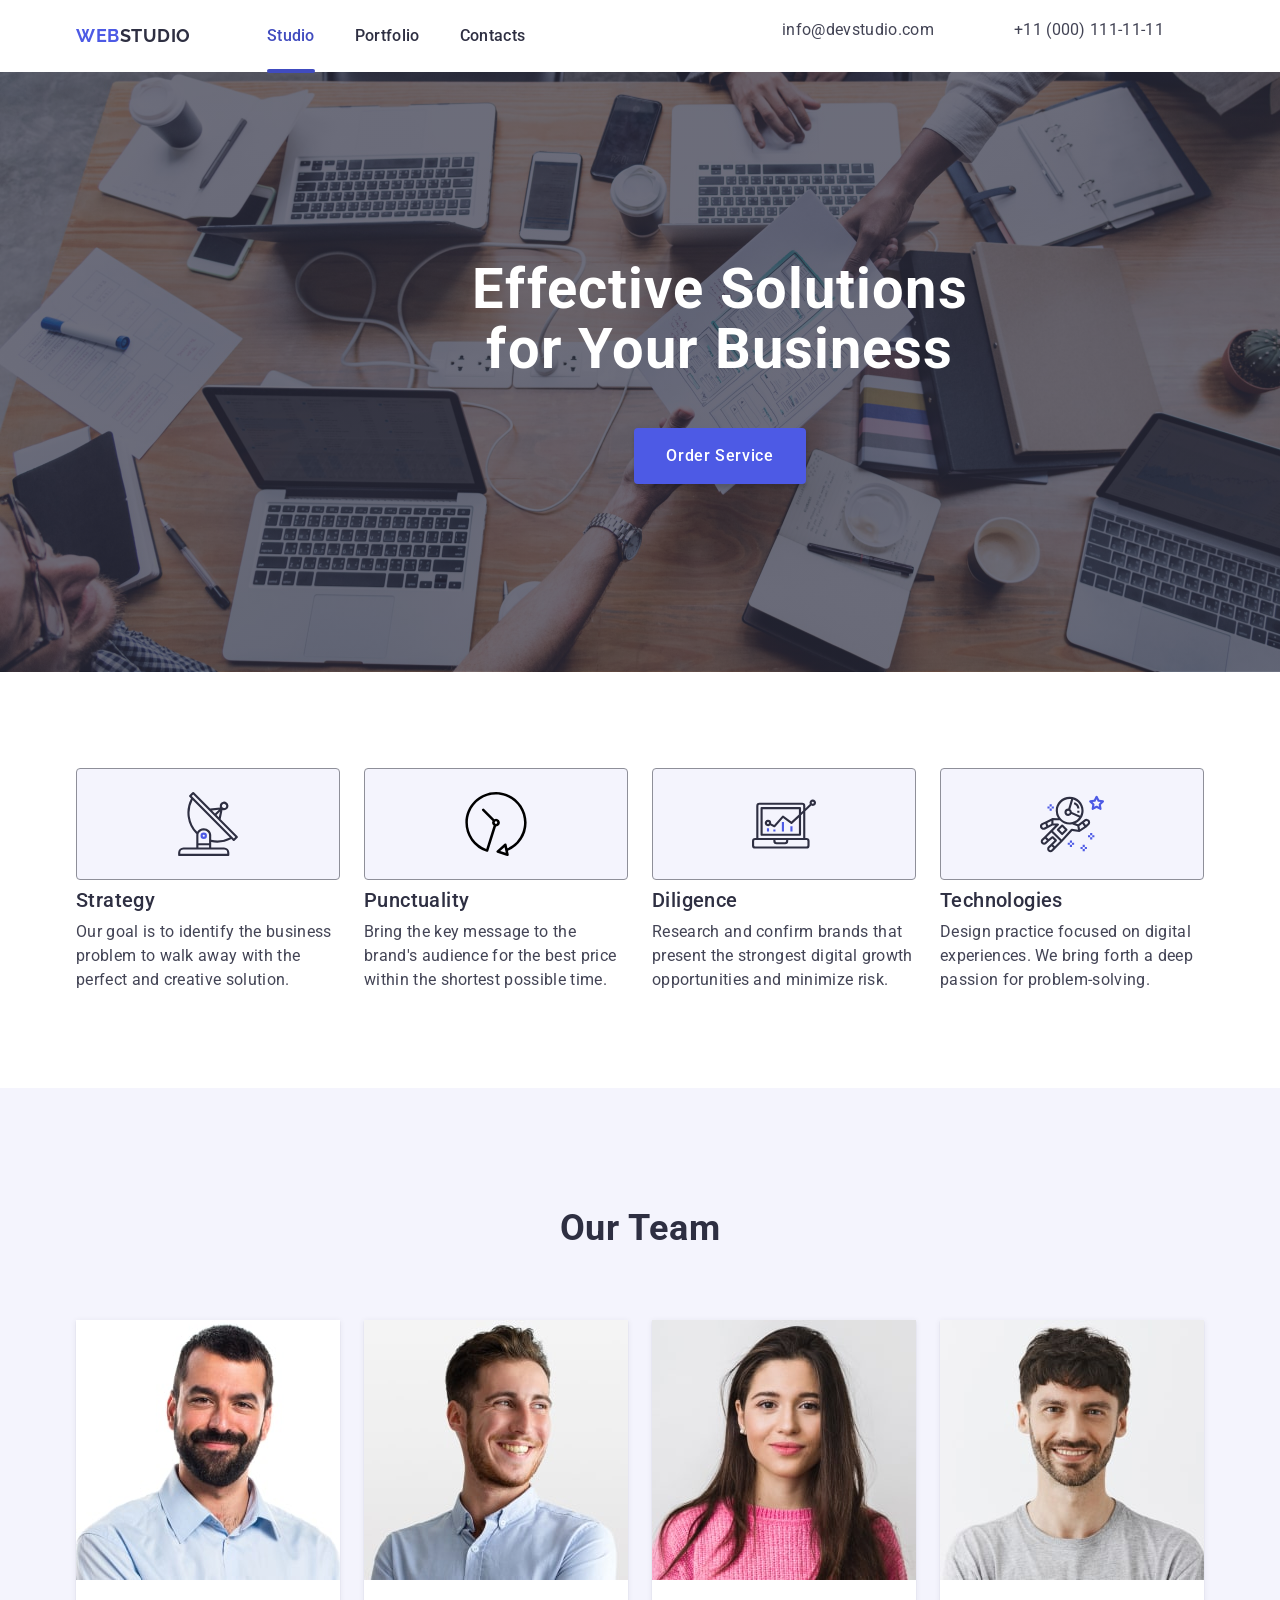
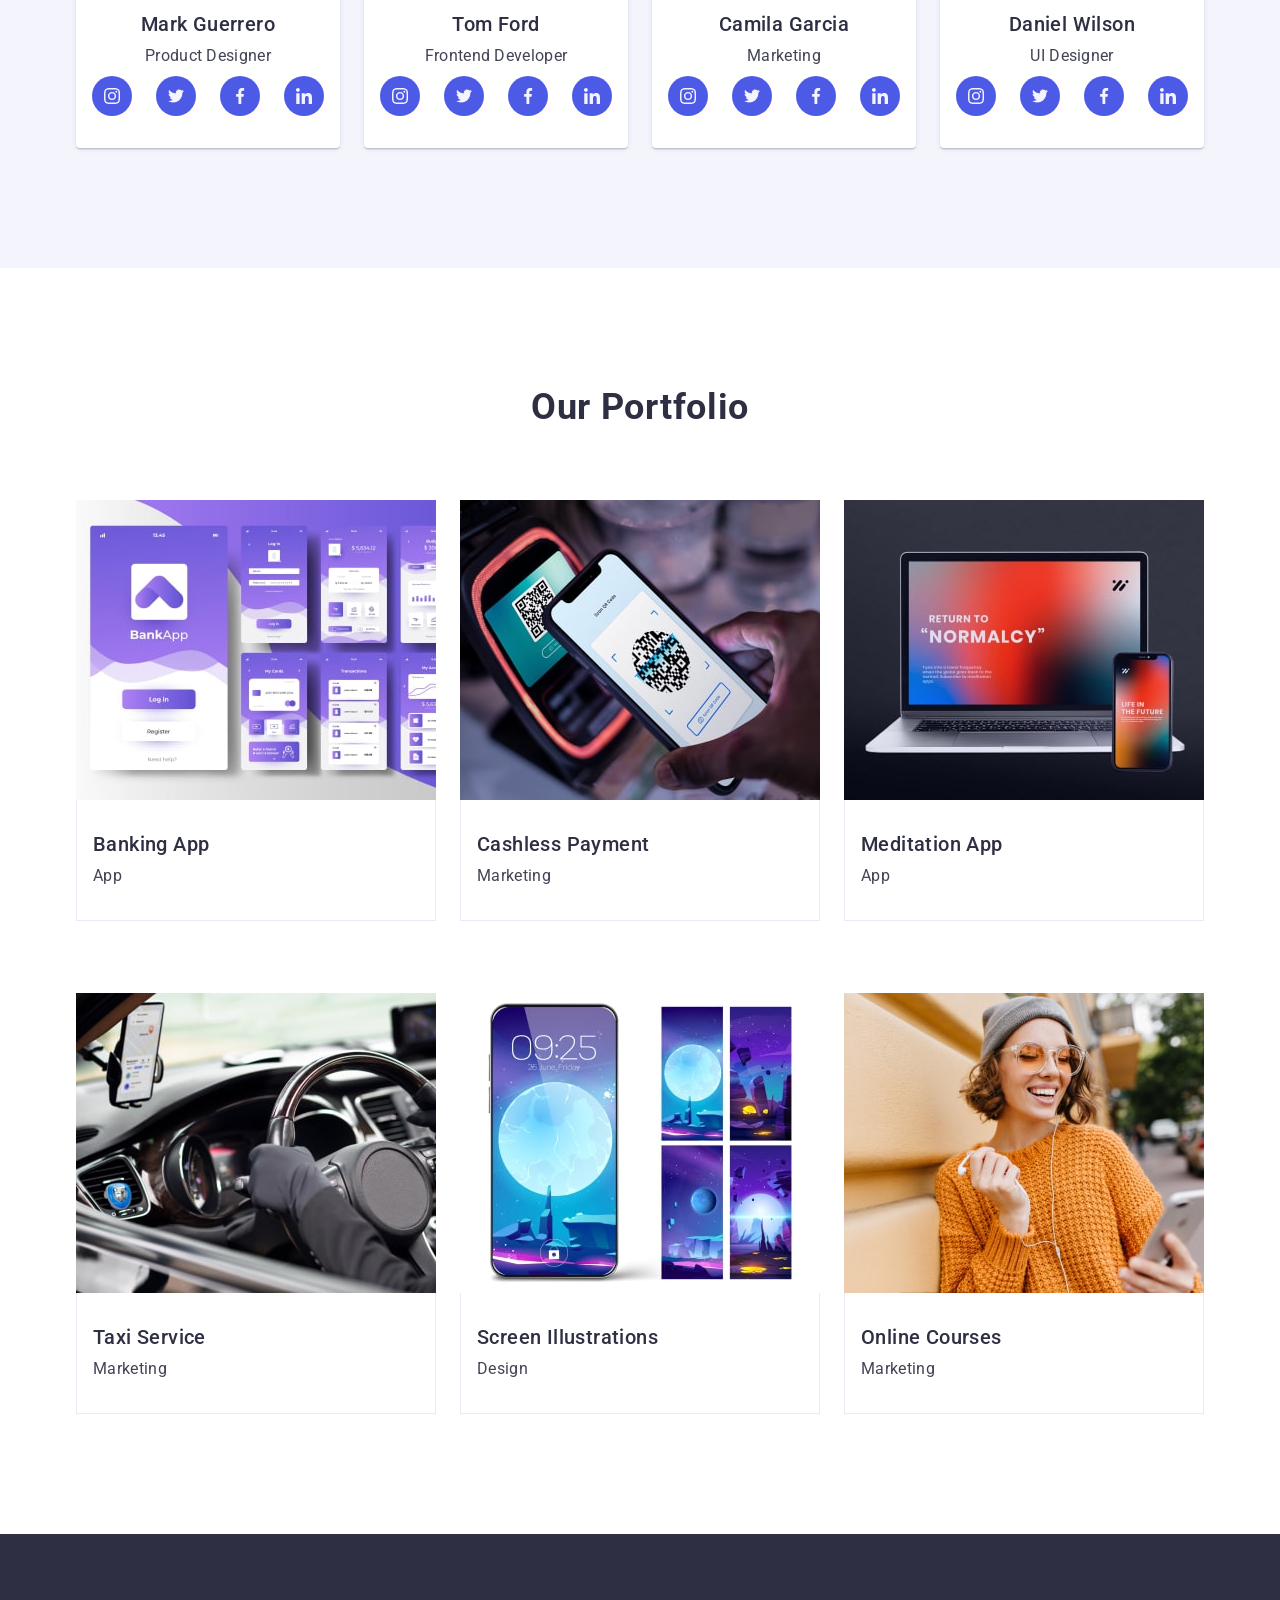
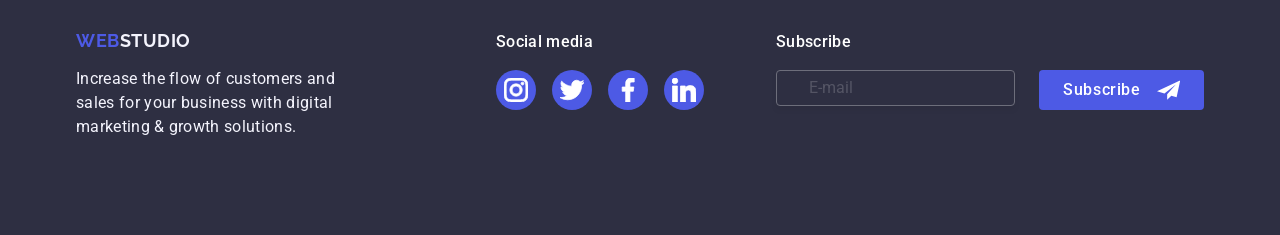
<file: index.html>
<!DOCTYPE html>
<html lang="en">
  <head>
    <meta charset="UTF-8" />
    <meta name="viewport" content="width=device-width, initial-scale=1" />
    <title>Document</title>
    <link rel="preconnect" href="https://fonts.googleapis.com" />
    <link rel="preconnect" href="https://fonts.gstatic.com" crossorigin />
    <link
      href="https://fonts.googleapis.com/css2?family=Raleway:wght@700&family=Roboto:wght@400;500;700&display=swap"
      rel="stylesheet"
    />
    <link
      rel="stylesheet"
      href="https://cdnjs.cloudflare.com/ajax/libs/modern-normalize/2.0.0/modern-normalize.min.css"
    />
    <link rel="stylesheet" href="./css/styles.css" />
  </head>
  <body>
    <!--====== HEADER ======-->
    <header class="page-header">
      <div class="container header-container">
        <nav class="page-navigation">
          <a class="page-logo" href="./index.html"
            >Web<span class="logo-part">Studio</span></a
          >

          <ul class="navigation-list">
            <li class="navigation-list-item">
              <a class="navigation-list-link current" href="./index.html"
                >Studio</a
              >
            </li>
            <li class="navigation-list-item">
              <a class="navigation-list-link" href="#portfolio">Portfolio</a>
            </li>
            <li class="navigation-list-item">
              <a class="navigation-list-link" href="#contacts">Contacts</a>
            </li>
          </ul>
        </nav>
        <address class="address">
          <ul class="address-list">
            <li class="address-list-item">
              <a class="address-link" href="mailto:info@devstudio.com"
                >info@devstudio.com</a
              >
            </li>
            <li class="address-list-item">
              <a class="address-link" href="tel:+110001111111"
                >+11 (000) 111-11-11</a
              >
            </li>
          </ul>
        </address>
        <button class="mobil-open-button" type="button">
          <svg class="mobile-open-button-icons" width="24px" height="24px">
            <use href="./images/icons.svg#icon-burgericons-solid_menu"></use>
          </svg>
        </button>
      </div>
    </header>
    <!-- ======HERO====== -->
    <main>
       <section class="hero ">
        <div class="container hero-container">
          <h1 class="main-title">Effective Solutions for Your Business</h1>
          <button class="button-top" type="button">Order Service</button>
        </div>
      </section>
      <!-- ======BENEFITS====== -->
       <section class="benefits">
        <div class="container benefits-container">
          <h2 class="visually-hidden">Benefits</h2>
          <ul class="benefits-list">
            <li class="benefits-list-item">
              <div class="im-icons">
                <svg class="benefits-icons" width="64" height="64">
                  <use href="./images/icons.svg#icon-antenna-1"></use>
                </svg>
              </div>
              <h3 class="benefits-list-title">Strategy</h3>
              <p class="benefits-list-text">
                Our goal is to identify the business problem to walk away with
                the perfect and creative solution.
              </p>
            </li>
            <li class="benefits-list-item">
              <div class="im-icons">
                <svg class="benefits-icons" width="64" height="64">
                  <use href="./images/icons.svg#icon-Vector"></use>
                </svg>
              </div>

              <h3 class="benefits-list-title">Punctuality</h3>
              <p class="benefits-list-text">
                Bring the key message to the brand's audience for the best price
                within the shortest possible time.
              </p>
            </li>
            <li class="benefits-list-item">
              <div class="im-icons">
                <svg class="benefits-icons" width="64" height="64">
                  <use href="./images/icons.svg#icon-diagram-1"></use>
                </svg>
              </div>
              <h3 class="benefits-list-title">Diligence</h3>
              <p class="benefits-list-text">
                Research and confirm brands that present the strongest digital
                growth opportunities and minimize risk.
              </p>
            </li>
            <li class="benefits-list-item">
              <div class="im-icons">
                <svg class="benefits-icons" width="64" height="64">
                  <use href="./images/icons.svg#icon-astronaut-1"></use>
                </svg>
              </div>
              <h3 class="benefits-list-title">Technologies</h3>
              <p class="benefits-list-text">
                Design practice focused on digital experiences. We bring forth a
                deep passion for problem-solving.
              </p>
            </li>
          </ul>
        </div>
      </section>
      <!-- ======OUR TEAM====== -->
      <section class="team-section">
        <div class="container team-container">
          <h2 class="team-section-title">Our Team</h2>
          <ul class="team-list">
            <li class="team-item iteam-box">
              <img
                class="team-card"
                srcset="./images/team-1@2x-min.jpg 2x, ./images/team-1-min.jpg 1x"
                src="./images/team-1-min.jpg"
                alt="mark guerrero avatar"
                width="264"
              />
              <div class="name-text-container">
                <h3 class="name-title">Mark Guerrero</h3>
                <p class="team-text">Product Designer</p>
                <ul class="social-list">
                  <li class="item-social-media-team">
                    <a
                      href="https://www.instagram.com/"
                      target="_blank"
                      class="social-list-link"
                    >
                      <svg class="icons-team-media" width="16" height="16">
                        <use href="./images/icons.svg#icon-instagram-2"></use>
                      </svg>
                    </a>
                  </li>
                  <li class="item-social-media-team">
                    <a
                      href="https://twitter.com/"
                      target="_blank"
                      class="social-list-link"
                    >
                      <svg class="icons-team-media" width="16" height="16">
                        <use href="./images/icons.svg#icon-twitter-1"></use>
                      </svg>
                    </a>
                  </li>
                  <li class="item-social-media-team">
                    <a
                      href="https://www.facebook.com/index.php/"
                      target="_blank"
                      class="social-list-link"
                    >
                      <svg class="icons-team-media" width="16" height="16">
                        <use href="./images/icons.svg#icon-facebook-1"></use>
                      </svg>
                    </a>
                  </li>
                  <li class="item-social-media-team">
                    <a
                      href="https://www.linkedin.com/"
                      target="_blank"
                      class="social-list-link"
                    >
                      <svg class="icons-team-media" width="16" height="16">
                        <use href="./images/icons.svg#icon-linkedin-1"></use>
                      </svg>
                    </a>
                  </li>
                </ul>
              </div>
            </li>
            <li class="team-item iteam-box">
              <img
                class="team-card"
                srcset="./images/team-2@2x-min.jpg 2x, ./images/team-2-1-min.jpg 1x"
                src="./images/team-2-1-min.jpg"
                alt="tom ford avatar"
                width="264"
              />
              <div class="name-text-container">
                <h3 class="name-title">Tom Ford</h3>
                <p class="team-text">Frontend Developer</p>
                <ul class="social-list">
                  <li class="item-social-media-team">
                    <a
                      href="https://www.instagram.com/"
                      target="_blank"
                      class="social-list-link"
                    >
                      <svg class="icons-team-media" width="16" height="16">
                        <use href="./images/icons.svg#icon-instagram-2"></use>
                      </svg>
                    </a>
                  </li>
                  <li class="item-social-media-team">
                    <a
                      href="https://twitter.com/"
                      target="_blank"
                      class="social-list-link"
                    >
                      <svg class="icons-team-media" width="16" height="16">
                        <use href="./images/icons.svg#icon-twitter-1"></use>
                      </svg>
                    </a>
                  </li>
                  <li class="item-social-media-team">
                    <a
                      href="https://www.facebook.com/index.php/"
                      target="_blank"
                      class="social-list-link"
                    >
                      <svg class="icons-team-media" width="16" height="16">
                        <use href="./images/icons.svg#icon-facebook-1"></use>
                      </svg>
                    </a>
                  </li>
                  <li class="item-social-media-team">
                    <a
                      href="https://www.linkedin.com/"
                      target="_blank"
                      class="social-list-link"
                    >
                      <svg class="icons-team-media" width="16" height="16">
                        <use href="./images/icons.svg#icon-linkedin-1"></use>
                      </svg>
                    </a>
                  </li>
                </ul>
              </div>
            </li>
            <li class="team-item iteam-box">
              <img
                class="team-card"
                srcset="./images/team-3@2x-min.jpg 2x, ./images/team-3-1-min.jpg 1x"
                src="./images/team-3-1-min.jpg"
                alt="camila garcia avatar"
                width="264"
              />
              <div class="name-text-container">
                <h3 class="name-title">Camila Garcia</h3>
                <p class="team-text">Marketing</p>
                <ul class="social-list">
                  <li class="item-social-media-team">
                    <a
                      href="https://www.instagram.com/"
                      target="_blank"
                      class="social-list-link"
                    >
                      <svg class="icons-team-media" width="16" height="16">
                        <use href="./images/icons.svg#icon-instagram-2"></use>
                      </svg>
                    </a>
                  </li>
                  <li class="item-social-media-team">
                    <a
                      href="https://twitter.com/"
                      target="_blank"
                      class="social-list-link"
                    >
                      <svg class="icons-team-media" width="16" height="16">
                        <use href="./images/icons.svg#icon-twitter-1"></use>
                      </svg>
                    </a>
                  </li>
                  <li class="item-social-media-team">
                    <a
                      href="https://www.facebook.com/index.php/"
                      target="_blank"
                      class="social-list-link"
                    >
                      <svg class="icons-team-media" width="16" height="16">
                        <use href="./images/icons.svg#icon-facebook-1"></use>
                      </svg>
                    </a>
                  </li>
                  <li class="item-social-media-team">
                    <a
                      href="https://www.linkedin.com/"
                      target="_blank"
                      class="social-list-link"
                    >
                      <svg class="icons-team-media" width="16" height="16">
                        <use href="./images/icons.svg#icon-linkedin-1"></use>
                      </svg>
                    </a>
                  </li>
                </ul>
              </div>
            </li>
            <li class="team-item iteam-box">
              <img
                class="team-card"
                srcset="./images/team-4-1-min.jpg 1x, ./images/team-4@2x-min.jpg 2x"
                src="./images/team-4-1-min.jpg"
                alt="daniel wilson avatar"
                width="264"
              />
              <div class="name-text-container">
                <h3 class="name-title">Daniel Wilson</h3>
                <p class="team-text">UI Designer</p>
                <ul class="social-list">
                  <li class="item-social-media-team">
                    <a
                      href="https://www.instagram.com/"
                      target="_blank"
                      class="social-list-link"
                    >
                      <svg class="icons-team-media" width="16" height="16">
                        <use href="./images/icons.svg#icon-instagram-2"></use>
                      </svg>
                    </a>
                  </li>
                  <li class="item-social-media-team">
                    <a
                      href="https://twitter.com/"
                      target="_blank"
                      class="social-list-link"
                    >
                      <svg class="icons-team-media" width="16" height="16">
                        <use href="./images/icons.svg#icon-twitter-1"></use>
                      </svg>
                    </a>
                  </li>
                  <li class="item-social-media-team">
                    <a
                      href="https://www.facebook.com/index.php/"
                      target="_blank"
                      class="social-list-link"
                    >
                      <svg class="icons-team-media" width="16" height="16">
                        <use href="./images/icons.svg#icon-facebook-1"></use>
                      </svg>
                    </a>
                  </li>
                  <li class="item-social-media-team">
                    <a
                      href="https://www.linkedin.com/"
                      target="_blank"
                      class="social-list-link"
                    >
                      <svg class="icons-team-media" width="16" height="16">
                        <use href="./images/icons.svg#icon-linkedin-1"></use>
                      </svg>
                    </a>
                  </li>
                </ul>
              </div>
            </li>
          </ul>
        </div>
      </section> 
      <!--====== OUR PORTFOLIO====== -->
       <section class="portfolio" id="portfolio">
        <div class="container portfolio-container">
          <h2 class="portfolio-title">Our Portfolio</h2>
          <ul class="portfolio-list">
            <li class="portfolio-item">
              <div class="overlay">
                <picture>
                  <source media="(min-width: 1158px )" srcset="./images/portfolio/portfolio-desk-1-min.jpg 1x, ./images/portfolio/portfolio-desk-1@2x-min.jpg 2x">
                  <source media="(min-width: 768px)" srcset="./images/portfolio/portfolio-tab-1-min.jpg 1x, ./images/portfolio/portfolio-tab-1@2x-min.jpg 2x">
                  <source media="(max-width: 767px)" srcset="./images/portfolio/portfolio-mob-1-min.jpg 1x, ./images/portfolio/portfolio-mob-1@2x-min.jpg 2x">
                  <img src="./images/portfolio/portfolio-desk-1-min.jpg" alt="app-img" width="360" />

                </picture>
                

                <p class="text-overlay">
                  14 Stylish and User-Friendly App Design Concepts · Task
                  Manager App · Calorie Tracker App · Exotic Fruit Ecommerce App
                  · Cloud Storage App
                </p>
              </div>

              <div class="name-app-container">
                <h3 class="portfolio-name">Banking App</h3>
                <p class="portfolio-text">App</p>
              </div>
            </li>

            <li class="portfolio-item">
              <div class="overlay">
                <picture>
                  <source media="(min-width: 1158px )" srcset="./images/portfolio/portfolio-desk-2-min.jpg 1x, ./images/portfolio/portfolio-desk-2@2x-min.jpg 2x">
                  <source media="(min-width: 768px)" srcset="./images/portfolio/portfolio-tab-2-min.jpg 1x, ./images/portfolio/portfolio-tab-2@2x-min.jpg 2x">
                  <source media="(max-width: 767px)" srcset="./images/portfolio/portfolio-mob-2-min.jpg 1x, ./images/portfolio/portfolio-mob-2@2x-min.jpg 2x">
                  <img src="./images/portfolio/portfolio-desk-2-min.jpg" alt="images phone" width="360" />
                </picture>
                

                <p class="text-overlay">
                  14 Stylish and User-Friendly App Design Concepts · Task
                  Manager App · Calorie Tracker App · Exotic Fruit Ecommerce App
                  · Cloud Storage App
                </p>
              </div>

              <div class="name-app-container">
                <h3 class="portfolio-name">Cashless Payment</h3>
                <p class="portfolio-text">Marketing</p>
              </div>
            </li>
            <li class="portfolio-item">
              <div class="overlay">
                <picture>
                  <source media="(min-width: 1158px)" srcset="./images/portfolio/portfolio-desk-3-min.jpg 1x, ./images/portfolio/portfolio-desk-3@2x-min.jpg 2x">
                  <source media="(min-width: 768px)" srcset="./images/portfolio/portfolio-tab-3-min.jpg 1x, ./images/portfolio/portfolio-tab-3@2x-min.jpg 2x">
                  <source media="(max-width: 767px)" srcset="./images/portfolio/portfolio-mob-3-min.jpg 1x, ./images/portfolio/portfolio-mob-3@2x-min.jpg 2x">
                  <img src="./images/portfolio/portfolio-desk-3-min.jpg 1x" alt="laptop" width="360" />

                </picture>
                
                <p class="text-overlay">
                  14 Stylish and User-Friendly App Design Concepts · Task
                  Manager App · Calorie Tracker App · Exotic Fruit Ecommerce App
                  · Cloud Storage App
                </p>
              </div>
              <div class="name-app-container">
                <h3 class="portfolio-name">Meditation App</h3>
                <p class="portfolio-text">App</p>
              </div>
            </li>
            <li class="portfolio-item">
              <div class="overlay">
                <picture>
                  <source media="(min-width: 1158px)" srcset="./images/portfolio/portfolio-desk-4-min.jpg 1x, ./images/portfolio/portfolio-desk-4@2x-min.jpg 2x">
                  <source media="(min-width: 768px)" srcset="./images/portfolio/portfolio-tab-4-min.jpg 1x, ./images/portfolio/portfolio-tab-4@2x-min.jpg 2x">
                  <source media="(max-width: 767px)" srcset="./images/portfolio/portfolio-mob-4-min.jpg 1x, ./images/portfolio/portfolio-mob-4@2x-min.jpg 2x">
                  <img src="./images/portfolio/portfolio-desk-4-min.jpg " alt="driver" width="360" />
                </picture>
                

                <p class="text-overlay">
                  14 Stylish and User-Friendly App Design Concepts · Task
                  Manager App · Calorie Tracker App · Exotic Fruit Ecommerce App
                  · Cloud Storage App
                </p>
              </div>
              <div class="name-app-container">
                <h3 class="portfolio-name">Taxi Service</h3>
                <p class="portfolio-text">Marketing</p>
              </div>
            </li>
            <li class="portfolio-item">
             
              <div class="overlay">
                <picture>
                  <source media="(min-width: 1158px)"
                    srcset="./images/portfolio/portfolio-desk-5-min.jpg 1x, ./images/portfolio/portfolio-desk-5@2x-min.jpg 2x">
                  <source media="(min-width: 768px)"
                    srcset="./images/portfolio/portfolio-tab-5-min.jpg 1x, ./images/portfolio/portfolio-tab-5@2x-min.jpg 2x">
                  <source media="(max-width: 767px)"
                    srcset="./images/portfolio/portfolio-mob-5-min.jpg 1x, ./images/portfolio/portfolio-mob-5@2x-min.jpg 2x">
                  <img src="./images/portfolio/portfolio-desk-5-min.jpg 1x" alt="cellphone-img" width="360" />
                </picture>
               

                <p class="text-overlay">
                  14 Stylish and User-Friendly App Design Concepts · Task
                  Manager App · Calorie Tracker App · Exotic Fruit Ecommerce App
                  · Cloud Storage App
                </p>
              </div>
              <div class="name-app-container">
                <h3 class="portfolio-name">Screen Illustrations</h3>
                <p class="portfolio-text">Design</p>
              </div>
            </li>
            <li class="portfolio-item">
              <div class="overlay">
                <picture>
                  <source media="(min-width: 1158px)" srcset="./images/portfolio/portfolio-desk-6-min.jpg 1x, ./images/portfolio/portfolio-desk-6@2x-min.jpg 2x">
                  <source media="(min-width:768px )" srcset="./images/portfolio/portfolio-tab-6-min.jpg 1x, ./images/portfolio/portfolio-tab-6@2x-min.jpg 2x">
                  <source media="(max-width: 767px)" srcset="./images/portfolio/portfolio-mob-6-min.jpg 1x, ./images/portfolio/portfolio-mob-6@2x-min.jpg 2x">
                  <img src="./images/portfolio/portfolio-desk-6-min.jpg" alt="girl" width="360" />
                </picture>
                

                <p class="text-overlay">
                  14 Stylish and User-Friendly App Design Concepts · Task
                  Manager App · Calorie Tracker App · Exotic Fruit Ecommerce App
                  · Cloud Storage App
                </p>
              </div>
              <div class="name-app-container">
                <h3 class="portfolio-name">Online Courses</h3>
                <p class="portfolio-text">Marketing</p>
              </div>
            </li>
          </ul>
        </div>
      </section> 
    </main>
    <!-- ======FOOTER====== -->
     <footer class="page-footer" id="contacts">
      <div class="container footer-main-container">
        <div class="footer-logo-cont">
          <a class="logo-footer" href="./index.html"
            >Web<span class="logo-second">Studio</span></a
          >
          <p class="footer-text">
            Increase the flow of customers and sales for your business with
            digital marketing & growth solutions.
          </p>
        </div>
        <div class="footer-social-media">
          <p class="footer-text-sm">Social media</p>
          <ul class="footer-social-list">
            <li class="footer-si-item">
              <a
                href="https://www.instagram.com/"
                target="_blank"
                class="footer-social-list-link"
              >
                <svg class="footer-icons" width="24" height="24">
                  <use href="./images/icons.svg#icon-instagram-2"></use>
                </svg>
              </a>
            </li>
            <li class="footer-si-item">
              <a
                href="https://twitter.com/"
                target="_blank"
                class="footer-social-list-link"
              >
                <svg class="footer-icons" width="24" height="24">
                  <use href="./images/icons.svg#icon-twitter-1"></use>
                </svg>
              </a>
            </li>
            <li class="footer-si-item">
              <a
                href="https://www.facebook.com/index.php/"
                target="_blank"
                class="footer-social-list-link"
              >
                <svg class="footer-icons" width="24" height="24">
                  <use href="./images/icons.svg#icon-facebook-1"></use>
                </svg>
              </a>
            </li>
            <li class="footer-si-item">
              <a
                href="https://www.linkedin.com/"
                target="_blank"
                class="footer-social-list-link"
              >
                <svg class="footer-icons" width="24" height="24">
                  <use href="./images/icons.svg#icon-linkedin-1"></use>
                </svg>
              </a>
            </li>
          </ul>
          
        </div>
        
          <div class="footer-subscribe-wrapper">
        
          <p class="footer-subscribe-text" >Subscribe</p>
          <form class="form-subscribe" action="https://formsubmit.co/novytska@seznam.cz" method="POST">
            <input type="hidden" name="_next" value="https://novytska12321.github.io/goit-markup-hw-06/thanks.html">
            <input type="hidden" name="_captcha" value="false">
            <input type="hidden" name="_subject" value="Нова підписка з WebStudio">
            <label class="footer-subscribe-label">
            <input class="footer-input" type="email" name="user-email-subscribe" id="user-email-subscribe" placeholder="E-mail"
              required />
              </label>
              <button class="footer-subscribe-button" type="submit">Subscribe
                <svg class="footer-sub-icon" width="24" height="24">
                  <use href="./images/icons.svg#icon-Frame-3-1"></use>
                </svg>
              </button>


          </form>
           
              
       
       
        
        </div>
       
      </div>
        
    </footer> 
    <!-- =============Backdrop============== -->
     <div class="backdrop">
      <div class="modal">
        <button class="modal-close-btn" type="button">
          <svg class="modal-close-btn-icon" width="8" height="8">
            <use
              href="./images/icons.svg#icon-close-black-18dp-2-1-1"
              width="8"
              height="8"
            ></use>
          </svg>
        </button>
        <p class="review-form-description">
          Leave your contacts and we will call you back
        </p>
        <form class="review-form" action="https://formsubmit.co/novytska@seznam.cz" method="POST">
          <input type="hidden" name="_captcha" value="false">
          <input type="hidden" name="_next" value="https://novytska12321.github.io/goit-markup-hw-06/thanks.html">
          <input type="hidden" name="_subject" value="Нова заявка з сайту WebStudio">
          <div class="review-form-field-wrapper">
            <label class="review-form-field-label" for="user-name">Name</label>
            <div class="review-form-input-wrapper">
            <input
              class="review-form-input"
              type="text"
              name="user-name"
              id="user-name"
              pattern="[a-zA-Za-яА-ЯіІїЇєЄґҐ]+"
              title="Yuliia"
              required
            />
            <svg class="review-form-field-icon"  width="18" height="24">
                <use href="./images/icons.svg#icon-person-black-18dp-1-1"></use>
            </svg>
            </div>
          </div>
          <div class="review-form-field-wrapper">
            <label class="review-form-field-label" for="user-phone">Phone</label>
            <div class="review-form-input-wrapper">
            <input class="review-form-input" 
            type="tel"
             name="user-phone"
              id="user-phone"
              pattern="[0-9\s\-\+\(\)]{7,20}"
              title="xxx-xxx-xx-xx"
              required
              />
              <svg class="review-form-field-icon"  width="18" height="24">
                <use href="./images/icons.svg#icon-phone-black-18dp-1-1"></use>
              </svg>
              </div>

          </div>
          <div class="review-form-field-wrapper">
            <label class="review-form-field-label" for="user-email">Email</label>
            <div class="review-form-input-wrapper">
            <input class="review-form-input"
             type="email"
             name="user-email"
             id="user-email"
             required
             />
             <svg class="review-form-field-icon" width="18" height="24">
              <use href="./images/icons.svg#icon-email-black-18dp-1-1"></use>
             </svg>
            </div>

             
          </div>
          <div class="reviews-form-field-wrapper">
            <label class="review-form-field-label" for="user-comment">Comment</label>
            <textarea class="review-form-message"
             name="user-comment"
              id="user-comment"
              placeholder="Text input"
              required></textarea>
          </div>
          <div class="review-form-checkbox-wrapper">
            <input class="review-form-checkbox visually-hidden"
             type="checkbox"
              value="true"
               name="user-privacy"
               id="user-privacy"
               required />
            <label class="review-form-checkbox-label" for="user-privacy">
              <span class="review-form-own-checkbox">
                <svg class="review-form-own-checkbox-icon" width="10" height="8">
                  <use href="./images/icons.svg#icon-Vector-2"></use>
                </svg>
              </span>
              I accept the terms and conditions of the
              <a class="privacy-policy-link" href="">Privacy Policy</a></label
            >
          </div>
          <button class="review-form-submit" type="submit">Send</button>
        </form>
      </div> 
    </div>
    <!-- =======Mobile Menu======= -->
    <div class="mobile-menu">
      <div class="container mobile-menu-container">
        <button class="mobile-menu-close-button" type="button">
          <svg class="mobile-menu-close-btn-icon" width="8px" height="8px">
            <use href="./images/icons.svg#icon-close-black-18dp-2-1-1"></use>
          </svg>
        </button>
        <nav class="mobile-menu-nav">
          <ul class="mobile-menu-list">
            <li class="mobile-menu-list-item">
              <a class="mobile-menu-list-link" href="">Studio</a>

            </li>
            <li class="mobile-menu-list-item">
              <a class="mobile-menu-list-link" href="#portfolio">Portfolio</a>

            </li>
            <li class="mobile-menu-list-item">
              <a class="mobile-menu-list-link" href="#contacts">Contacts</a>

            </li>
          </ul>
        </nav>
        <address class="mobil-menu-address">
          <a class="mobil-menu-address-link" href="tel:+110001111111">+11 (000) 111-11-11</a>
          <a class="mobil-menu-address-link" href="mailto:info@devstudio.com">info@devstudio.com</a>

        </address>
        <ul class="mobile-menu-social-list">
          <li class="mobile-menu-social-list-item">
            <a class="mobile-menu-social-list-link" href="https://www.instagram.com/" target="_blank">
              <svg class="mobile-menu-social-icon" width="24px" height="24px">
                <use href="./images/icons.svg#icon-instagram-2"></use>
              </svg>
            </a>
          </li>
          <li class="mobile-menu-social-list-item">
            <a class="mobile-menu-social-list-link" href="https://twitter.com/" target="_blank">
              <svg class="mobile-menu-social-icon" width="24px" height="24px">
                <use href="./images/icons.svg#icon-twitter-1"></use>
              </svg>
            </a>
          </li>
          <li class="mobile-menu-social-list-item">
            <a class="mobile-menu-social-list-link" href="https://www.facebook.com/index.php/" target="_blank">
              <svg class="mobile-menu-social-icon" width="24px" height="24px">
                <use href="./images/icons.svg#icon-facebook-1"></use>
              </svg>
            </a>
          </li>
          <li class="mobile-menu-social-list-item">
            <a class="mobile-menu-social-list-link" href="https://www.linkedin.com/" target="_blank">
              <svg class="mobile-menu-social-icon" width="24px" height="24px">
                <use href="./images/icons.svg#icon-linkedin-1"></use>
              </svg>
            </a>
          </li>

        </ul>
      </div>

    </div>
    <script src="./js/app.js"></script>
  </body>
</html>
</file>
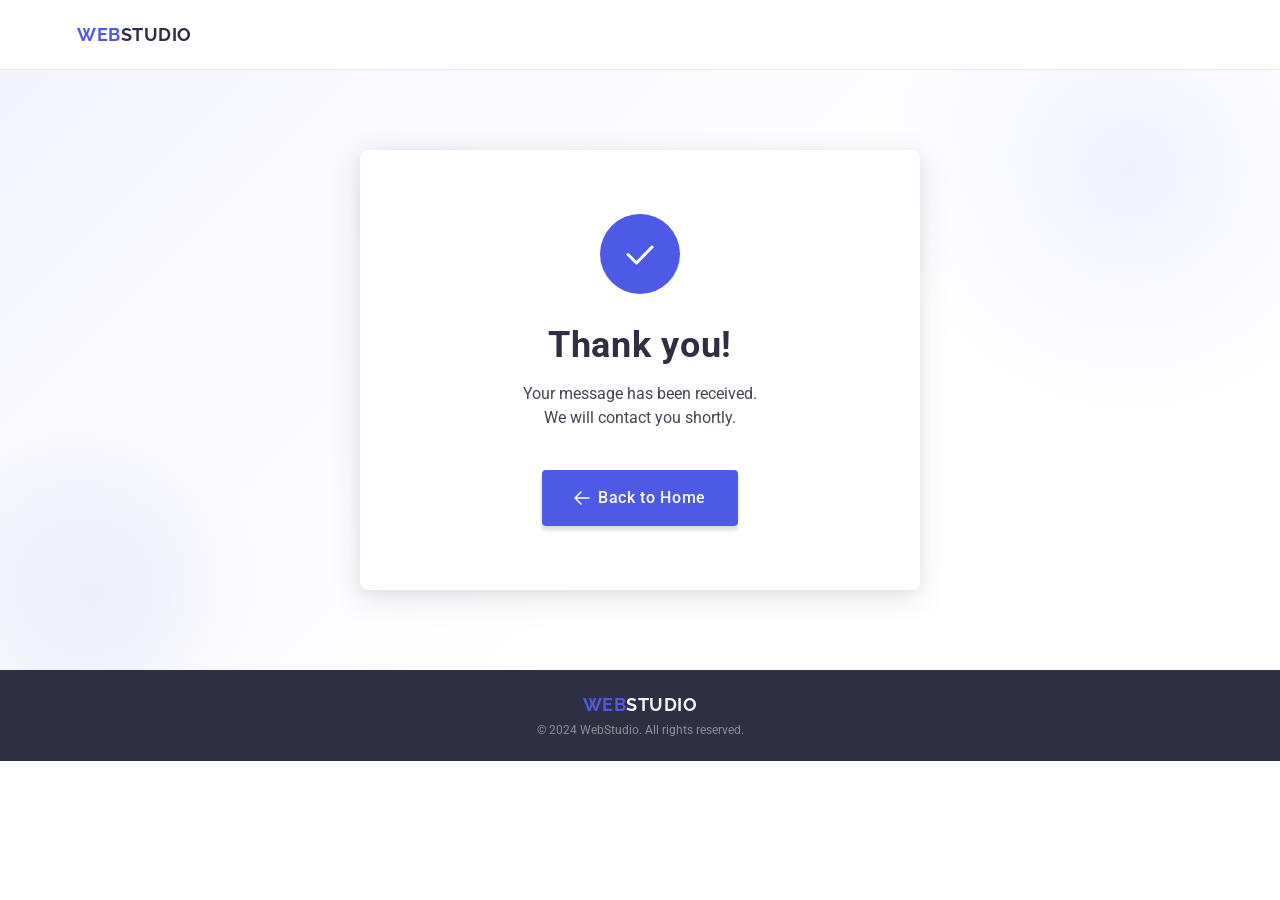
<file: thanks.html>
<!DOCTYPE html>
<html lang="en">

<head>
    <meta charset="UTF-8" />
    <meta name="viewport" content="width=device-width, initial-scale=1.0" />
    <title>Thank You — WebStudio</title>
    <link rel="preconnect" href="https://fonts.googleapis.com" />
    <link rel="preconnect" href="https://fonts.gstatic.com" crossorigin />
    <link href="https://fonts.googleapis.com/css2?family=Raleway:wght@700&family=Roboto:wght@400;500;700&display=swap"
        rel="stylesheet" />
    <style>
        *,
        *::before,
        *::after {
            box-sizing: border-box;
            margin: 0;
            padding: 0;
        }

        :root {
            --brand: #4d5ae5;
            --brand-dark: #404bbf;
            --navy: #2e2f42;
            --text: #434455;
            --white: #ffffff;
        }

        html {
            scroll-behavior: smooth;
        }

        body {
            font-family: "Roboto", sans-serif;
            color: var(--text);
            background-color: var(--white);
            min-height: 100vh;
            display: flex;
            flex-direction: column;
        }

        .page-header {
            border-bottom: 1px solid #e7e9fc;
            box-shadow: 0 1px 6px rgba(46, 47, 66, .08);
        }

        .header-container {
            max-width: 1158px;
            margin: 0 auto;
            padding: 0 16px;
            display: flex;
            align-items: center;
        }

        .page-logo {
            font-family: "Raleway", sans-serif;
            font-weight: 700;
            font-size: 18px;
            letter-spacing: .03em;
            text-transform: uppercase;
            color: var(--brand);
            text-decoration: none;
            padding: 24px 0;
            display: inline-block;
        }

        .logo-part {
            color: var(--navy);
        }

        .thanks-section {
            flex: 1;
            display: flex;
            align-items: center;
            justify-content: center;
            padding: 80px 16px;
            background: linear-gradient(135deg, #f4f4fd 0%, #ffffff 60%);
            position: relative;
            overflow: hidden;
        }

        .thanks-section::before,
        .thanks-section::after {
            content: "";
            position: absolute;
            border-radius: 50%;
            pointer-events: none;
        }

        .thanks-section::before {
            width: 500px;
            height: 500px;
            background: radial-gradient(circle, rgba(77, 90, 229, .08) 0%, transparent 70%);
            top: -150px;
            right: -100px;
        }

        .thanks-section::after {
            width: 350px;
            height: 350px;
            background: radial-gradient(circle, rgba(64, 75, 191, .07) 0%, transparent 70%);
            bottom: -100px;
            left: -80px;
        }

        .thanks-card {
            background: var(--white);
            border-radius: 8px;
            box-shadow: 0 8px 32px rgba(46, 47, 66, .12), 0 2px 8px rgba(46, 47, 66, .06);
            padding: 64px 48px;
            max-width: 560px;
            width: 100%;
            text-align: center;
            position: relative;
            z-index: 1;
            animation: fadeUp .6s cubic-bezier(.4, 0, .2, 1) both;
        }

        @keyframes fadeUp {
            from {
                opacity: 0;
                transform: translateY(32px);
            }

            to {
                opacity: 1;
                transform: translateY(0);
            }
        }

        .check-circle {
            width: 80px;
            height: 80px;
            border-radius: 50%;
            background: var(--brand);
            display: flex;
            align-items: center;
            justify-content: center;
            margin: 0 auto 32px;
            animation: popIn .5s .3s cubic-bezier(.4, 0, .2, 1) both;
        }

        @keyframes popIn {
            from {
                opacity: 0;
                transform: scale(.5);
            }

            to {
                opacity: 1;
                transform: scale(1);
            }
        }

        .thanks-title {
            font-weight: 700;
            font-size: 36px;
            line-height: 1.11;
            letter-spacing: .02em;
            color: var(--navy);
            margin-bottom: 16px;
        }

        .thanks-text {
            font-size: 16px;
            line-height: 1.5;
            color: var(--text);
            margin-bottom: 40px;
        }

        .back-btn {
            display: inline-flex;
            align-items: center;
            gap: 8px;
            border-radius: 4px;
            padding: 16px 32px;
            min-width: 169px;
            background: var(--brand);
            color: var(--white);
            font-family: "Roboto", sans-serif;
            font-weight: 500;
            font-size: 16px;
            line-height: 1.5;
            letter-spacing: .04em;
            text-decoration: none;
            box-shadow: 0 4px 4px rgba(0, 0, 0, .15);
            transition: background-color 250ms cubic-bezier(.4, 0, .2, 1);
        }

        .back-btn:hover {
            background: var(--brand-dark);
        }

        .page-footer {
            background: var(--navy);
            padding: 24px 16px;
            text-align: center;
        }

        .footer-logo {
            font-family: "Raleway", sans-serif;
            font-weight: 700;
            font-size: 18px;
            letter-spacing: .03em;
            text-transform: uppercase;
            color: var(--brand);
            text-decoration: none;
        }

        .footer-logo span {
            color: #f4f4fd;
        }

        .footer-copy {
            margin-top: 8px;
            font-size: 12px;
            color: #8e8f99;
        }

        @media (max-width: 480px) {
            .thanks-card {
                padding: 40px 24px;
            }

            .thanks-title {
                font-size: 28px;
            }
        }
    </style>
</head>

<body>

    <header class="page-header">
        <div class="header-container">
            <a class="page-logo" href="./index.html">
                Web<span class="logo-part">Studio</span>
            </a>
        </div>
    </header>

    <main>
        <section class="thanks-section">
            <div class="thanks-card">
                <div class="check-circle">
                    <svg width="40" height="40" viewBox="0 0 40 40" xmlns="http://www.w3.org/2000/svg">
                        <path d="M8 20.5L16.5 29L32 13" stroke="white" stroke-width="3" stroke-linecap="round"
                            stroke-linejoin="round" fill="none" />
                    </svg>
                </div>
                <h1 class="thanks-title">Thank you!</h1>
                <p class="thanks-text">
                    Your message has been received.<br />
                    We will contact you shortly.
                </p>
                <a class="back-btn" href="./index.html">
                    <svg width="16" height="16" viewBox="0 0 16 16" xmlns="http://www.w3.org/2000/svg">
                        <path d="M15 8H1M1 8L7 2M1 8L7 14" stroke="white" stroke-width="1.5" stroke-linecap="round"
                            stroke-linejoin="round" fill="none" />
                    </svg>
                    Back to Home
                </a>
            </div>
        </section>
    </main>

    <footer class="page-footer">
        <a class="footer-logo" href="./index.html">Web<span>Studio</span></a>
        <p class="footer-copy">© 2024 WebStudio. All rights reserved.</p>
    </footer>

</body>

</html>
</file>
<file: css/styles.css>
html {
  scroll-behavior: smooth;
}
ul {
  list-style-type: none;
  margin-bottom: 0;
  margin-top: 0;
  padding-left: 0;
}
h1,
h2,
h3,
h4,
p {
  margin-bottom: 0;
  margin-top: 0;
}
img {
  display: block;
  max-width: 100%;
  height: auto;
}
a {
  text-decoration: none;
}
button {
  cursor: pointer;
}
body {
  font-family: "Roboto", sans-serif;
  color: #434455;
  background-color: #fff;
}
.visually-hidden {
  position: absolute;
  width: 1px;
  height: 1px;
  margin: -1px;
  border: 0;
  padding: 0;
  white-space: nowrap;
  clip-path: inset(100%);
  clip: rect(0 0 0 0);
  overflow: hidden;
}
.container {
  max-width: 320px;
  padding-left: 16px;
  padding-right: 16px;
  margin-left: auto;
  margin-right: auto;
}

@media screen and (min-width: 768px) {
  .container {
    max-width: 768px;
  }
}
@media screen and (min-width: 1158px) {
  .container {
    max-width: 1158px;
    padding-left: 15px;
    padding-right: 15px;
  }
}
/* =========HEADER============ */

.navigation-list {
  display: none;
}
.page-navigation {
  padding-top: 16px;
  padding-bottom: 16px;
}
.address {
  display: none;
}
.header-container {
  display: flex;
  justify-content: space-between;
  align-items: center;
}
.page-logo {
  font-weight: 700;
  font-size: 18px;
  line-height: 1.17;
  letter-spacing: 0.03em;
  text-transform: uppercase;
  color: #4d5ae5;
  font-family: "Raleway", sans-serif;
}
.logo-part {
  text-transform: uppercase;
  color: #2e2f42;
}

.mobil-open-button {
  border: none;
  width: 24px;
  height: 24px;
  background-color: transparent;
  line-height: 0;
  padding: 0;
}
.mobile-menu {
  position: fixed;
  z-index: 9999;
  top: 0;
  left: 0;
  width: 100%;
  height: 100%;
  background-color: #fff;
  overflow: auto;
  transform: translateX(100%);
  transition: transform 250ms cubic-bezier(0.4, 0, 0.2, 1);
}
.mobile-menu.is-open {
  transform: translateX(0%);
}
.mobile-menu-container {
  position: relative;
  padding-top: 72px;
  padding-bottom: 40px;
}
.mobile-menu-close-button {
  position: absolute;
  top: 24px;
  right: 24px;
  border-radius: 100%;
  border-color: transparent;
  fill: #2e2f42;
  stroke-width: 1px;
  stroke: #2e2f42;
  width: 24px;
  height: 24px;
  line-height: 0;
  padding: 0;
}

.mobile-menu-list-link {
  font-weight: 700;
  font-size: 36px;
  line-height: 1.11;
  letter-spacing: 0.02em;
  color: #2e2f42;
  transition: color 250ms cubic-bezier(0.4, 0, 0.2, 1);
}

.mobile-menu-list {
  display: flex;
  align-items: flex-start;
  justify-content: flex-start;
  flex-direction: column;
  gap: 40px;
  margin-bottom: 168px;
}

.mobile-menu-list-link:focus,
.mobile-menu-list-link:hover {
  color: #404bbf;
}
.mobil-menu-address-link {
  font-weight: 500;
  font-size: 20px;
  line-height: 1.2;
  letter-spacing: 0.02em;
  color: #434455;
  transition: color 250ms cubic-bezier(0.4, 0, 0.2, 1);
}
.mobil-menu-address {
  margin-bottom: 48px;
}
.mobil-menu-address-link:hover,
.mobil-menu-address-link:focus {
  color: #404bbf;
}
.mobile-menu-social-list {
  display: flex;
  align-items: center;
  justify-content: space-between;
  flex-direction: row;
  gap: 40px;
}
.mobile-menu-social-list-item {
  width: 40px;
  height: 40px;
  background-color: #4d5ae5;
  border-radius: 100%;
}
.mobile-menu-social-icon {
  fill: #fff;
}
.mobile-menu-social-list-link {
  display: flex;
  justify-content: center;
  align-items: center;
  width: 100%;
  height: 100%;
}

@media screen and (min-width: 768px) {
  .mobil-open-button {
    display: none;
  }
  .navigation-list {
    display: flex;
    gap: 40px;
    margin-left: 76px;
  }
  .address {
    display: flex;
    font-style: normal;
  }
  .page-navigation {
    display: flex;
    padding: 0;
  }
  .page-logo {
    padding-top: 16px;
    padding-bottom: 23px;
  }
  .navigation-list-link {
    font-weight: 500;
    font-size: 16px;
    line-height: 1.5;
    letter-spacing: 0.02em;
    color: #2e2f42;
    display: block;
    padding-top: 16px;
    padding-bottom: 24px;
    transition: color 250ms cubic-bezier(0.4, 0, 0.2, 1);
  }
  .navigation-list-link:hover,
  .navigation-list-link:focus {
    color: #404bbf;
  }
  .current {
    position: relative;
    color: #404bbf;
  }
  .current::after {
    content: "";
    position: absolute;
    left: 0;
    bottom: -1px;
    background: #404bbf;
    border-radius: 2px;
    height: 4px;
    width: 100%;
  }
  .address-link {
    font-weight: 400;
    font-size: 12px;
    line-height: 1.16;
    letter-spacing: 0.04em;
    color: #434455;
    transition: color 250ms cubic-bezier(0.4, 0, 0.2, 1);
  }
  .address-link:hover,
  .address-link:focus {
    color: #404bbf;
  }
  .address-list-item {
    margin-bottom: 12px;
  }
}

@media screen and (min-width: 1158px) {
  .address-list {
    display: flex;
    align-items: center;
    justify-content: center;

    gap: 40px;
    font-style: normal;
  }
  .navigation-list-link {
    padding-top: 24px;
    padding-bottom: 24px;
  }
  .page-logo {
    padding-top: 25px;
    padding-bottom: 25px;
  }
  .address-link {
    font-size: 16px;
    line-height: 1.5;
    letter-spacing: 0.02em;
    margin-right: 40px;
  }
}
/* ======HERO=========== */
.hero {
  background-image: linear-gradient(
      rgba(46, 47, 66, 0.7),
      rgba(46, 47, 66, 0.7)
    ),
    url(../images/hero-img/Dark-mobile-bg-min.jpg);
  background-repeat: no-repeat;
  background-size: cover;
  max-width: 320px;
  min-height: 432px;
  background-position: center;
  margin-left: auto;
  margin-right: auto;
  padding-top: 72px;
  padding-bottom: 72px;
}
@media screen and (min-resolution: 192dpi) {
  .hero {
    background-image: linear-gradient(
        rgba(46, 47, 66, 0.7),
        rgba(46, 47, 66, 0.7)
      ),
      url(../images/hero-img/Dark-mobile-bg@2x-min.jpg);
  } 
}
.main-title {
  font-size: 36px;
  line-height: 1.11;
  letter-spacing: 0.02em;
  text-align: center;
  color: #fff;
  margin-bottom: 72px;
  min-width: 216px;
  margin-left: auto;
  margin-right: auto;
  max-width: 216px;
}

.button-top {
  border-radius: 4px;
  padding: 16px 32px;
  min-width: 169px;
  box-shadow: 0 4px 4px 0 rgba(0, 0, 0, 0.15);
  background: #4d5ae5;
  font-weight: 500;
  font-size: 16px;
  line-height: 1.5;
  letter-spacing: 0.04em;
  color: #fff;
  margin-left: auto;
  margin-right: auto;
  display: flex;
  align-items: flex-start;
  justify-content: flex-start;
  border: none;
}

@media screen and (min-width: 768px) {
  .hero {
    background-image: linear-gradient(
        rgba(46, 47, 66, 0.7),
        rgba(46, 47, 66, 0.7)
      ),
      url(../images/hero-img/Dark-tablet-bg-min.jpg);
    min-width: 768px;
    padding-top: 112px;
    padding-bottom: 112px;
  }
  .main-title {
    font-size: 56px;
    line-height: 1.07;
    text-align: center;
    max-width: 496px;
    margin: 0 auto;
    margin-bottom: 36px;
  }
}
@media screen and (min-width: 1158px) {
  .hero {
    background-image: linear-gradient(
        rgba(46, 47, 66, 0.7),
        rgba(46, 47, 66, 0.7)
      ),
      url(../images/hero-img/people-office\ 1-min.jpg);
    min-width: 1440px;
    padding-top: 188px;
    padding-bottom: 188px;

    background-size: cover;
  }
  .main-title {
    font-size: 56px;
    line-height: 1.07;
    letter-spacing: 0.02em;
    color: #fff;
    text-align: center;
    max-width: 496px;
    font-weight: 700;
    margin: 0 auto;
    margin-bottom: 48px;
  }
}
/* =======BENEFITS========= */

.benefits {
  padding: 96px 0;
}
.benefits-icons {
  display: none;
}
.benefits-list {
  display: flex;
  align-items: flex-start;
  justify-content: flex-start;
  flex-direction: column;
  gap: 72px;
}
.benefits-list-title {
  font-size: 36px;
  line-height: 1.11;
  letter-spacing: 0.02em;
  text-align: center;
  color: #2e2f42;
  margin-bottom: 8px;
}
.benefits-list-text {
  font-weight: 500;
  font-size: 16px;
  line-height: 1.5;
  letter-spacing: 0.02em;
  color: #434455;
}

@media screen and (min-width: 768px) {
  .benefits-list {
    display: flex;
    flex-direction: row;
    flex-wrap: wrap;
    gap: 72px 24px;
  }
  .benefits-list-item {
    width: calc((100% - 24px) / 2);
  }
  .benefits-list-title {
    text-align: start;
  }
}

@media screen and (min-width: 1158px) {
  .benefits-icons {
    display: inline-block;
  }
  .im-icons {
    background-color: #f4f4fd;
    border: 1px solid #8e8f99;
    border-radius: 4px;
    width: 264px;
    height: 112px;
    display: flex;
    justify-content: center;
    align-items: center;
    margin-bottom: 8px;
  }
  .benefits-list {
    display: flex;
    gap: 24px;
    justify-content: center;
    flex-wrap: nowrap;
  }
  .benefits-list-title {
    font-weight: 500;
    font-size: 20px;
    line-height: 1.2;
    letter-spacing: 0.02em;
    color: #2e2f42;
    margin-bottom: 8px;
  }

  .benefits-list-text {
    font-size: 16px;
    line-height: 1.5;
    letter-spacing: 0.02em;
    width: 264px;
    font-weight: normal;
  }
  .benefits-list-item {
    width: calc((100% - 72px) / 4);
  }
}

/* =======OUR TEAM======= */

.team-section-title {
  font-size: 36px;
  line-height: 1.11111;
  letter-spacing: 0.02em;
  text-align: center;
  color: #2e2f42;
  margin-bottom: 72px;
}
.team-section {
  padding-top: 96px;
  padding-bottom: 96px;
}
.name-text-container {
  padding-top: 32px;
  padding-bottom: 32px;
}
.team-section {
  background: #f4f4fd;
}

.team-list {
  display: flex;
  flex-direction: column;
  gap: 72px;
  justify-content: center;
  align-items: center;
}

.team-item {
  background-color: #fff;
  transition: box-shadow;
}
.team-item:hover,
.team-item-link:focus {
  box-shadow: 0 2px 1px 0 rgba(46, 47, 66, 0.08),
    0 1px 1px 0 rgba(46, 47, 66, 0.16), 0 1px 6px 0 rgba(46, 47, 66, 0.08);
}
.name-title {
  font-weight: 500;
  font-size: 20px;
  line-height: 1.2;
  letter-spacing: 0.02em;
  text-align: center;
  color: #2e2f42;
  margin-bottom: 8px;
}
.team-text {
  font-weight: 400;
  font-size: 16px;
  line-height: 1.5;
  letter-spacing: 0.02em;
  text-align: center;
  color: #434455;
  margin-bottom: 8px;
}
.social-list {
  display: flex;
  justify-content: center;
  align-items: center;
  gap: 24px;
}
.item-social-media-team {
  width: 40px;
  height: 40px;
}
.social-list-link {
  display: flex;
  justify-content: center;
  align-items: center;
  width: 100%;
  height: 100%;
  background-color: #4d5ae5;
  border-radius: 50%;
  transition: background-color 250ms cubic-bezier(0.4, 0, 0.2, 1);
}
.social-list-link:hover,
.social-list-link:focus {
  background-color: #404bbf;
}
.icons-team-media {
  fill: #f4f4fd;
}
@media screen and (min-resolution: 192dpi) {
}
@media screen and (min-width: 768px) {
  .team-list {
    display: flex;
    flex-direction: row;
    flex-wrap: wrap;
    gap: 72px 24px;
  }
  .team-section {
    padding-top: 120px;
    padding-bottom: 120px;
  }
  .iteam-box {
    border-radius: 0 0 4px 4px;

    background: #fff;
    margin: 0;
  }
  .team-item {
    display: block;
    text-align: center;
  }
  .team-card {
    display: block;
    margin: auto;
  }
}

@media screen and (min-width: 1158px) {
  .team-card {
    display: block;
    align-items: flex-start;
  }
  .team-section {
    padding-top: 120px;
    padding-bottom: 120px;
  }
  .iteam-box {
    width: calc((100% - 24px * 3) / 4);

    border-radius: 0 0 4px 4px;
    box-shadow: 0 2px 1px 0 rgba(46, 47, 66, 0.08),
      0 1px 1px 0 rgba(46, 47, 66, 0.16), 0 1px 6px 0 rgba(46, 47, 66, 0.08);
    background: #fff;
  }
  .social-list {
    display: flex;
    align-items: center;
    justify-content: center;
    flex-direction: row;
    gap: 24px;
    margin-top: 8px;
  }
}

/* ======OUR PORTFOLIO======= */
.portfolio {
  padding-top: 91px;
  padding-bottom: 101px;
}
.portfolio-title {
  font-size: 36px;
  line-height: 1.11;
  letter-spacing: 0.02em;
  text-align: center;
  color: #2e2f42;
  margin-bottom: 72px;
}
.portfolio-list {
  display: flex;
  flex-direction: column;
  gap: 48px;
}
.portfolio-item {
  background-color: #fff;
  cursor: pointer;
  width: 288px;
  transition: box-shadow 250ms cubic-bezier(0.4, 0, 0.2, 1);
}
.portfolio-item:hover {
  box-shadow: 0px 1px 6px rgba(46, 47, 66, 0.08),
    0px 1px 1px rgba(46, 47, 66, 0.16), 0px 2px 1px rgba(46, 47, 66, 0.08);
}
.portfolio-item:hover .portfolio-text {
  transform: translateY(0%);
}
.portfolio-name {
  font-weight: 500;
  font-size: 20px;
  line-height: 1.2;
  letter-spacing: 0.02em;
  color: #2e2f42;
  margin-bottom: 8px;
}
.portfolio-text {
  font-weight: 400;
  font-size: 16px;
  line-height: 1.5;
  letter-spacing: 0.02em;
  color: #434455;
}
.name-app-container {
  border: 1px solid #e7e9fc;
  border-top: none;
  position: relative;
  overflow: hidden;
  padding-top: 32px;
  padding-bottom: 32px;
  padding-left: 16px;
  padding-right: 16px;
}
.overlay {
  position: relative;
  overflow: hidden;
}
.text-overlay {
  font-size: 16px;
  line-height: 1.5;
  letter-spacing: 0.02em;
  color: #f4f4fd;
  padding: 40px 32px;
  position: absolute;
  top: 0;
  left: 0;
  background-color: #4d5ae5;
  height: 100%;
  width: 100%;
  transform: translateY(100%);
  transition: transform 250ms cubic-bezier(0.4, 0, 0.2, 1);
  padding-top: 36px;
}

.portfolio-item:hover .text-overlay {
  transform: translateY(0);
}
@media screen and (min-width: 768px) {
  .portfolio-list {
    flex-direction: row;
    transition: box-shadow 250ms cubic-bezier(0.4, 0, 0.2, 1);
    flex-wrap: wrap;
    column-gap: 24px;
    row-gap: 72px;
    justify-content: center;
    align-items: center;
  }
  .portfolio {
    padding-top: 96px;
    padding-bottom: 82px;
  }
  .portfolio-item {
    width: calc((100% - 24px) / 2);
  }
  .portfolio-name {
    text-align: start;
  }
  .portfolio-text {
    text-align: start;
  }
}
@media screen and (min-width: 1158px) {
  .portfolio-item {
    background-color: #fff;
    cursor: pointer;
    width: calc((100% - 48px) / 3);
    transition: box-shadow 250ms cubic-bezier(0.4, 0, 0.2, 1);
  }
  .portfolio {
    padding-top: 120px;
    padding-bottom: 120px;
    text-align: center;
  }
}
/* =======Footer====== */
.page-footer {
  background: #2e2f42;
  padding-top: 96px;
  padding-bottom: 96px;
}
.logo-footer {
  font-family: "Raleway", sans-serif;
  font-size: 18px;
  line-height: 1.17;
  letter-spacing: 0.03em;
  color: #4d5ae5;
  font-weight: 700;
  text-transform: uppercase;
  display: inline-block;
  margin-bottom: 16px;
}

.logo-second {
  color: #f4f4fd;
  font-family: "Raleway", sans-serif;
}
.footer-text {
  font-weight: 400;
  font-size: 16px;
  line-height: 1.5;
  letter-spacing: 0.02em;
  color: #f4f4fd;
  min-width: 288px;
  margin-bottom: 72px;
}
.footer-text-sm {
  font-weight: 500;
  font-size: 16px;
  line-height: 1.5;
  letter-spacing: 0.02em;
  color: #fff;
  margin-bottom: 16px;
  text-align: center;
}
.footer-social-list {
  display: flex;
  gap: 16px;
}
.footer-social-media {
  width: 208px;
  align-items: center;
  margin-bottom: 72px;
  margin: 0 auto;
}
.footer-social-list-link {
  display: flex;
  align-items: center;
  justify-content: center;
  width: 100%;
  height: 100%;
  background-color: #4d5ae5;
  border-radius: 50%;
  width: 40px;
  height: 40px;
  transition: background-color 250ms cubic-bezier(0.4, 0, 0.2, 1);

  stroke: #fff;
  fill: #fff;
}
.footer-subscribe-text {
  font-weight: 500;
  font-size: 16px;
  line-height: 1.5;
  letter-spacing: 0.02em;
  color: #fff;
  margin-bottom: 16px;
  text-align: center;
}
.footer-logo-cont {
  text-align: center;
}
.footer-input {
  width: 100%;
  margin-bottom: 16px;
  color: #ffffff;
  background: #2e2f42;
  border: 1px solid #fff;
  border-radius: 4px;
  box-shadow: 0 4px 4px 0 rgba(0, 0, 0, 0.15);
  opacity: 0.3;
  padding-left: 32px;
  padding-top: 8px;
  padding-bottom: 8px;
}
.footer-input::placeholder {
  color: rgba(255, 255, 255, 0.6);
}
.footer-subscribe-button {
  display: flex;
  align-items: center;
  justify-content: center;
  flex-direction: row;
  gap: 16px;
  border-radius: 4px;
  padding: 8px 24px;
  width: 165px;
  height: 40px;
  background: #4d5ae5;
  outline: transparent;
  font-weight: 500;
  font-size: 16px;
  line-height: 1.5;
  letter-spacing: 0.04em;
  text-align: center;
  color: #fff;
  margin: 0 auto;
  border: none;
}
.footer-sub-icon {
  fill: #fff;
}

@media screen and (min-width: 768px) {
  .footer-main-container {
    display: flex;
    justify-content: start;
    padding: 0 108px;
    flex-wrap: wrap;
  }
  .form-subscribe {
    display: flex;
    flex-direction: row;
    gap: 24px;
  }
  .footer-subscribe-label {
    display: flex;
    gap: 24px;
  }
  .footer-subscribe-text {
    display: inline-block;
    align-content: flex-start;
    gap: 72px 24px;
    text-align: start;
  }
  .footer-logo-cont {
    display: inline;
    max-width: 264px;
    text-align: start;
  }

  .logo-footer {
    align-content: start;
  }
  .footer-text-sm {
    text-align: start;
  }
  .footer-text {
    min-width: 264px;
  }
}
@media screen and (min-width: 1158px) {
  .footer-main-container {
    padding: 0 15px;
  }
  .footer-logo-cont {
    margin-right: 120px;
  }
  .footer-subscribe-wrapper {
    margin-left: auto;
  }
  .footer-subscribe-button {
    border: none;
  }
  .footer-text {
    margin: 0;
  }
}

/* =======Backdrop======= */
.backdrop {
  position: fixed;
  left: 0;
  top: 0;
  width: 100%;
  height: 100%;
  background-color: rgba(46, 47, 66, 0.4);
  z-index: 9999;
  opacity: 0;
  visibility: hidden;
  pointer-events: none;
  transition: opacity 250ms cubic-bezier(0.4, 0, 0.2, 1),
    visibility 250ms cubic-bezier(0.4, 0, 0.2, 1);
}
.is-open {
  opacity: 1;
  visibility: visible;
  pointer-events: auto;
}
.modal {
  position: absolute;
  top: 50%;
  left: 50%;
  transform: translate(-50%, -50%) scale(1);
  border-radius: 4px;
  width: 288px;
  height: 623px;
  box-shadow: 0 1px 1px 0 rgba(0, 0, 0, 0.14), 0 1px 3px 0 rgba(0, 0, 0, 0.12),
    0 2px 1px 0 rgba(0, 0, 0, 0.2);
  background-color: #fcfcfc;
  transition: transform 250ms cubic-bezier(0.4, 0, 0.2, 1);
  padding-top: 72px;
  padding-right: 16px;
  padding-left: 16px;
  padding-bottom: 24px;
}
.modal-close-btn {
  position: absolute;
  top: 24px;
  right: 24px;
  width: 24px;
  height: 24px;
  border-radius: 50%;
  padding: 0;
  cursor: pointer;
  border: 1px solid rgba(0, 0, 0, 0.1);
  background-color: #e7e9fc;
  display: flex;
  justify-content: center;
  align-items: center;
  transition: background-color 250ms cubic-bezier(0.4, 0, 0.2, 1),
    border 250ms cubic-bezier(0.4, 0, 0.2, 1);
}
.modal-close-btn:hover,
.modal-close-btn:focus {
  background-color: #404bbf;
  border: none;
}
.modal-close-btn:hover > .modal-close-btn-icon,
.modal-close-btn:focus > .modal-close-btn-icon {
  fill: #fff;
}
.modal-close-btn-icon {
  transition: fill 250ms cubic-bezier(0.4, 0, 0.2, 1);
}
.review-form-description {
  font-weight: 500;
  font-size: 16px;
  line-height: 1.5;
  letter-spacing: 0.02em;
  text-align: center;
  color: #2e2f42;
  margin-bottom: 16px;
}
.review-form-field-label {
  display: block;
  font-size: 12px;
  line-height: 1.17;
  letter-spacing: 0.04em;
  color: #8e8f99;
  margin-bottom: 4px;
}
.review-form-input {
  width: 100%;
  height: 40px;
  border: 1px solid rgba(46, 47, 66, 0.4);
  border-radius: 4px;
  padding-left: 38px;
  outline: transparent;
  transition: border-color 250ms cubic-bezier(0.4, 0, 0.2, 1);
  background-color: transparent;
}
.review-form-input:focus {
  border-color: #4d5ae5;
}
.review-form-field-wrapper {
  margin-bottom: 8px;
}
.review-form-input-wrapper {
  position: relative;
}
.review-form-field-icon {
  position: absolute;
  top: 50%;
  left: 16px;
  transform: translateY(-50%);
  transition: fill 250ms cubic-bezier(0.4, 0, 0.2, 1);
}
.review-form-input:focus + .review-form-field-icon {
  fill: #4d5ae5;
}
.review-form-message {
  height: 120px;
  width: 100%;
  border: 1px solid rgba(46, 47, 66, 0.4);
  border-radius: 4px;
  background-color: transparent;
  resize: none;
  padding-top: 8px;
  padding-bottom: 16px;
  padding-left: 16px;
  padding-right: 16px;
  outline: transparent;
  transition: border-color 250ms cubic-bezier(0.4, 0, 0.2, 1);
}
.reviews-form-field-wrapper {
  margin-bottom: 16px;
}
.review-form-message::placeholder {
  font-size: 12px;
  line-height: 1.17;
  letter-spacing: 0.04em;
  color: rgba(46, 47, 66, 0.4);
}
.review-form-message:focus {
  border-color: #4d5ae5;
  outline: transparent;
}
.review-form-checkbox-label {
  font-size: 12px;
  line-height: 1.17;
  letter-spacing: 0.04em;
  color: #8e8f99;
}
.privacy-policy-link {
  line-height: 1.33;
  text-decoration: underline;
  text-decoration-skip-ink: none;
  color: #4d5ae5;
}
.review-form-checkbox-wrapper {
  margin-bottom: 24px;
}
.review-form-own-checkbox {
  display: inline-flex;
  justify-content: center;
  align-items: center;
  border-radius: 2px;
  border: 1px solid rgba(46, 47, 66, 0.4);
  width: 16px;
  height: 16px;
  cursor: pointer;
  fill: transparent;
  transition: background-color 250ms cubic-bezier(0.4, 0, 0.2, 1),
    border 250ms cubic-bezier(0.4, 0, 0.2, 1),
    fill 250ms cubic-bezier(0.4, 0, 0.2, 1);
}
.review-form-checkbox:checked
  + .review-form-checkbox-label
  .review-form-own-checkbox {
  background-color: #404bbf;
  border: none;
  fill: #f4f4fd;
}
.review-form-checkbox:focus
  + .review-form-checkbox-label
  .review-form-own-checkbox {
  outline: 2px solid rgba(0, 0, 255, 0.5);
}
.review-form-submit {
  display: block;
  margin: 0 auto;
  border-radius: 4px;
  padding: 16px 32px;
  min-width: 169px;
  height: 56px;
  box-shadow: 0 4px 4px 0 rgba(0, 0, 0, 0.15);
  background: #4d5ae5;
  border: none;
  font-weight: 500;
  font-size: 16px;
  line-height: 1.5;
  letter-spacing: 0.04em;
  text-align: center;
  color: #fff;
  transition: background-color 250ms cubic-bezier(0.4, 0, 0.2, 1);
}

@media screen and (min-width: 768px) {
  .modal {
    min-width: 408px;
    height: 584px;
  }
}
</file>
